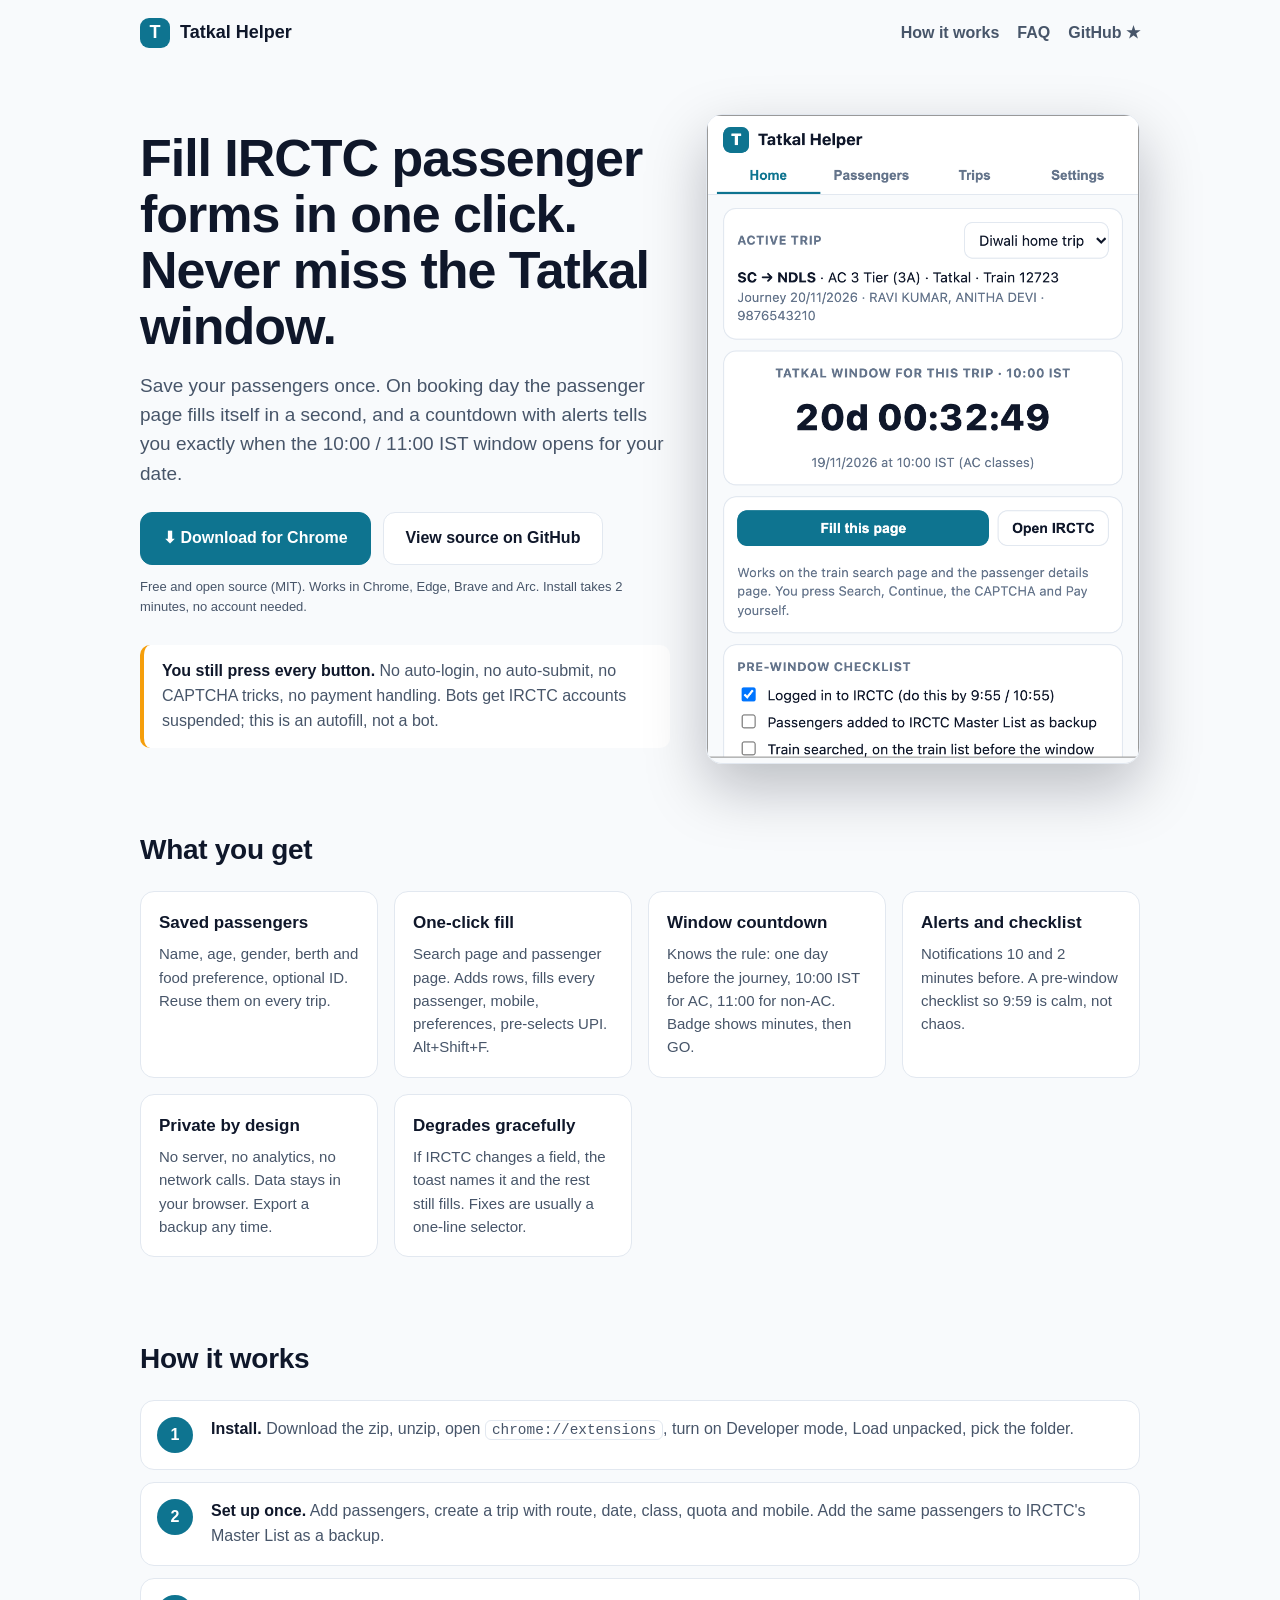
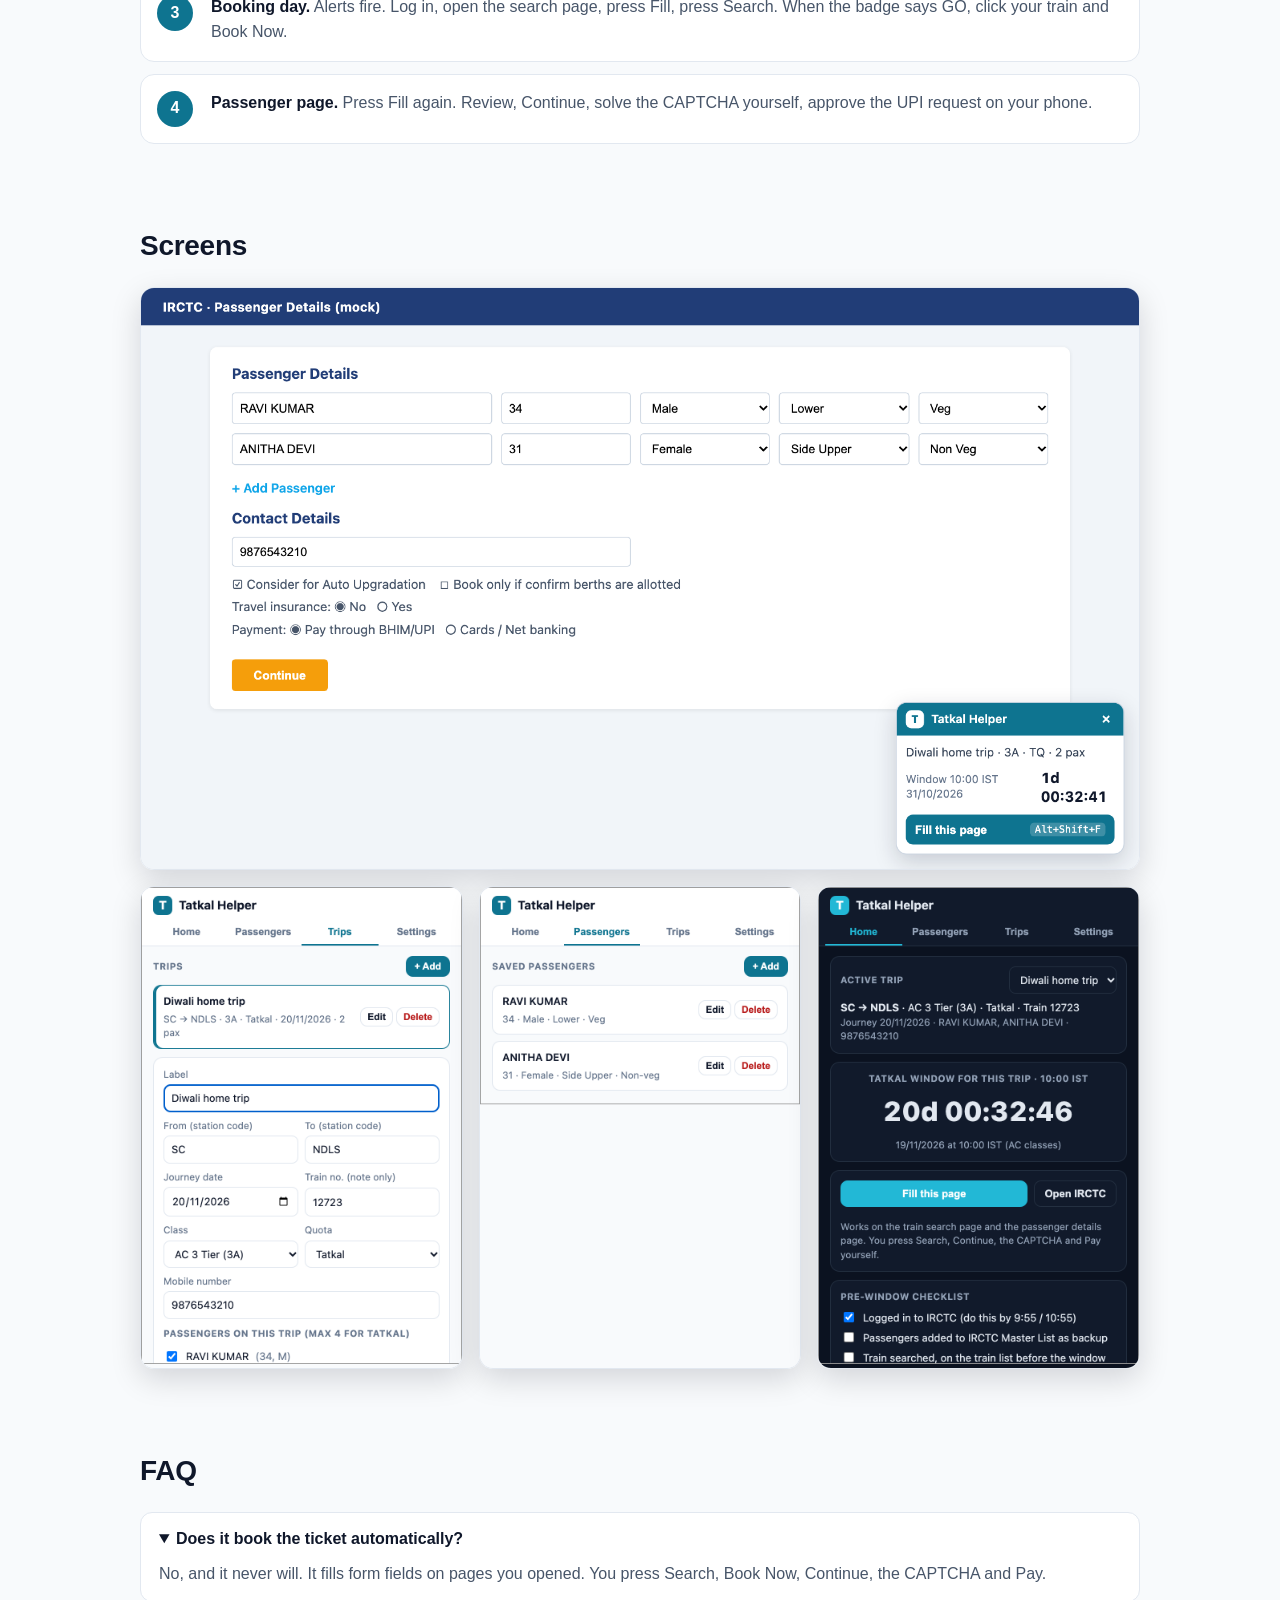
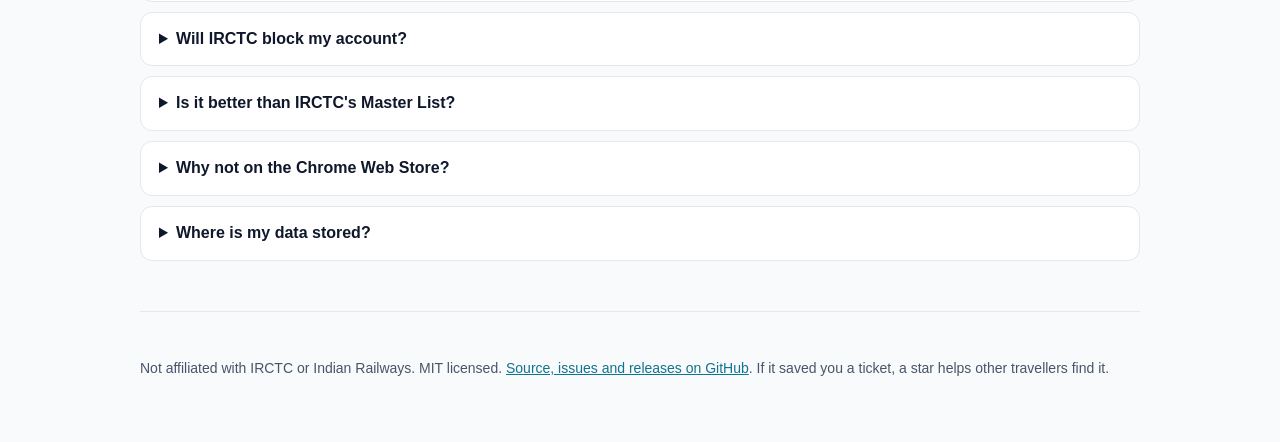
<file: docs/index.html>
<!doctype html>
<html lang="en">
<head>
<meta charset="utf-8">
<meta name="viewport" content="width=device-width, initial-scale=1">
<title>Tatkal Helper</title>
<meta name="description" content="Free, open-source Chrome extension that fills IRCTC passenger forms in one click and counts down to the Tatkal window. You still press every button.">
<meta property="og:title" content="Tatkal Helper – one-click IRCTC form fill + Tatkal countdown">
<meta property="og:description" content="Save passengers once, fill the IRCTC passenger page in a second, get alerts before the 10:00 / 11:00 IST window. No bots, you click.">
<meta property="og:image" content="https://chandrachaan.github.io/tatkal-helper/assets/social-preview.png">
<meta property="og:url" content="https://chandrachaan.github.io/tatkal-helper/">
<meta name="twitter:card" content="summary_large_image">
<link rel="icon" href="../icons/icon32.png">
<style>
  :root { --bg:#f8fafc; --card:#fff; --text:#0f172a; --muted:#475569; --line:#e2e8f0; --brand:#0e7490; --brand2:#155e75; --accent:#f59e0b; }
  @media (prefers-color-scheme: dark) { :root { --bg:#0b1220; --card:#111a2b; --text:#e2e8f0; --muted:#94a3b8; --line:#243041; --brand:#22b8d6; --brand2:#0e7490; } }
  * { box-sizing: border-box; }
  body { margin:0; background:var(--bg); color:var(--text); font: 16px/1.55 -apple-system, BlinkMacSystemFont, "Segoe UI", Roboto, sans-serif; }
  a { color: var(--brand); }
  .wrap { max-width: 1040px; margin: 0 auto; padding: 0 20px; }
  header { padding: 18px 0; display:flex; align-items:center; justify-content:space-between; gap: 12px; }
  .brand { display:flex; align-items:center; gap:10px; font-weight:800; font-size:18px; text-decoration:none; color:var(--text); }
  .logo { width:30px; height:30px; border-radius:9px; background:var(--brand); color:#fff; display:grid; place-items:center; font-weight:900; }
  nav a { margin-left: 18px; text-decoration:none; color:var(--muted); font-weight:600; }
  .hero { padding: 48px 0 24px; display:grid; grid-template-columns: 1.1fr .9fr; gap: 36px; align-items:center; }
  h1 { font-size: clamp(32px, 5vw, 52px); line-height:1.08; margin: 0 0 16px; letter-spacing:-.02em; }
  .lead { font-size: 19px; color: var(--muted); margin: 0 0 24px; }
  .cta { display:flex; flex-wrap:wrap; gap: 12px; align-items:center; }
  .btn { display:inline-block; padding: 13px 22px; border-radius: 12px; font-weight: 700; text-decoration:none; border:1px solid var(--line); color:var(--text); background:var(--card); }
  .btn.primary { background: var(--brand); border-color: var(--brand); color:#fff; } .btn.primary:hover { background: var(--brand2); }
  .note { font-size: 13px; color: var(--muted); width:100%; }
  .shot { width:100%; border-radius: 16px; box-shadow: 0 24px 60px rgba(2,6,23,.25); border:1px solid var(--line); }
  .pledge { margin: 28px 0 0; padding: 14px 18px; border-left: 4px solid var(--accent); background: var(--card); border-radius: 10px; color: var(--muted); }
  .pledge strong { color: var(--text); }
  section { padding: 40px 0; }
  h2 { font-size: 28px; margin: 0 0 20px; letter-spacing:-.01em; }
  .grid { display:grid; grid-template-columns: repeat(auto-fit, minmax(230px, 1fr)); gap: 16px; }
  .card { background: var(--card); border:1px solid var(--line); border-radius: 14px; padding: 18px; }
  .card h3 { margin: 0 0 6px; font-size: 17px; } .card p { margin:0; color: var(--muted); font-size: 15px; }
  .steps { counter-reset: s; display:grid; gap: 12px; }
  .step { display:grid; grid-template-columns: 40px 1fr; gap: 14px; align-items:start; background: var(--card); border:1px solid var(--line); border-radius: 14px; padding: 16px; }
  .step::before { counter-increment: s; content: counter(s); width: 36px; height: 36px; border-radius: 50%; background: var(--brand); color:#fff; display:grid; place-items:center; font-weight:800; }
  .step p { margin: 0; color: var(--muted); } .step strong { color: var(--text); }
  code { background: var(--card); border:1px solid var(--line); border-radius: 6px; padding: 1px 6px; font-size: 90%; }
  .shots { display:grid; grid-template-columns: repeat(auto-fit, minmax(260px, 1fr)); gap: 16px; }
  .shots img { width:100%; border-radius: 14px; border:1px solid var(--line); box-shadow: 0 10px 30px rgba(2,6,23,.15); }
  details { background: var(--card); border:1px solid var(--line); border-radius: 12px; padding: 14px 18px; margin-bottom: 10px; }
  summary { font-weight: 700; cursor: pointer; } details p { color: var(--muted); margin: 10px 0 0; }
  footer { padding: 32px 0 48px; color: var(--muted); font-size: 14px; border-top: 1px solid var(--line); }
  @media (max-width: 820px) { .hero { grid-template-columns: 1fr; } nav a:not(:last-child) { display:none; } }
</style>
</head>
<body>
<div class="wrap">
  <header>
    <a class="brand" href="#"><span class="logo">T</span>Tatkal Helper</a>
    <nav><a href="#how">How it works</a><a href="#faq">FAQ</a><a href="https://github.com/ChandraChaan/tatkal-helper">GitHub ★</a></nav>
  </header>

  <section class="hero">
    <div>
      <h1>Fill IRCTC passenger forms in one click. Never miss the Tatkal window.</h1>
      <p class="lead">Save your passengers once. On booking day the passenger page fills itself in a second, and a countdown with alerts tells you exactly when the 10:00 / 11:00 IST window opens for your date.</p>
      <div class="cta">
        <a class="btn primary" href="https://github.com/ChandraChaan/tatkal-helper/releases/latest">⬇ Download for Chrome</a>
        <a class="btn" href="https://github.com/ChandraChaan/tatkal-helper">View source on GitHub</a>
        <span class="note">Free and open source (MIT). Works in Chrome, Edge, Brave and Arc. Install takes 2 minutes, no account needed.</span>
      </div>
      <p class="pledge"><strong>You still press every button.</strong> No auto-login, no auto-submit, no CAPTCHA tricks, no payment handling. Bots get IRCTC accounts suspended; this is an autofill, not a bot.</p>
    </div>
    <img class="shot" src="assets/popup-home.png" alt="Tatkal Helper popup showing the active trip, a countdown to the Tatkal window and a checklist">
  </section>

  <section>
    <h2>What you get</h2>
    <div class="grid">
      <div class="card"><h3>Saved passengers</h3><p>Name, age, gender, berth and food preference, optional ID. Reuse them on every trip.</p></div>
      <div class="card"><h3>One-click fill</h3><p>Search page and passenger page. Adds rows, fills every passenger, mobile, preferences, pre-selects UPI. Alt+Shift+F.</p></div>
      <div class="card"><h3>Window countdown</h3><p>Knows the rule: one day before the journey, 10:00 IST for AC, 11:00 for non-AC. Badge shows minutes, then GO.</p></div>
      <div class="card"><h3>Alerts and checklist</h3><p>Notifications 10 and 2 minutes before. A pre-window checklist so 9:59 is calm, not chaos.</p></div>
      <div class="card"><h3>Private by design</h3><p>No server, no analytics, no network calls. Data stays in your browser. Export a backup any time.</p></div>
      <div class="card"><h3>Degrades gracefully</h3><p>If IRCTC changes a field, the toast names it and the rest still fills. Fixes are usually a one-line selector.</p></div>
    </div>
  </section>

  <section id="how">
    <h2>How it works</h2>
    <div class="steps">
      <div class="step"><p><strong>Install.</strong> Download the zip, unzip, open <code>chrome://extensions</code>, turn on Developer mode, Load unpacked, pick the folder.</p></div>
      <div class="step"><p><strong>Set up once.</strong> Add passengers, create a trip with route, date, class, quota and mobile. Add the same passengers to IRCTC's Master List as a backup.</p></div>
      <div class="step"><p><strong>Booking day.</strong> Alerts fire. Log in, open the search page, press Fill, press Search. When the badge says GO, click your train and Book Now.</p></div>
      <div class="step"><p><strong>Passenger page.</strong> Press Fill again. Review, Continue, solve the CAPTCHA yourself, approve the UPI request on your phone.</p></div>
    </div>
  </section>

  <section>
    <h2>Screens</h2>
    <div class="shots">
      <img src="assets/widget-on-page.png" alt="Floating Tatkal Helper panel over a passenger details page, showing countdown and Fill button" style="grid-column: 1 / -1">
      <img src="assets/popup-trip.png" alt="Trip editor">
      <img src="assets/popup-passengers.png" alt="Saved passengers">
      <img src="assets/popup-home-dark.png" alt="Home tab in dark mode">
    </div>
  </section>

  <section id="faq">
    <h2>FAQ</h2>
    <details open><summary>Does it book the ticket automatically?</summary><p>No, and it never will. It fills form fields on pages you opened. You press Search, Book Now, Continue, the CAPTCHA and Pay.</p></details>
    <details><summary>Will IRCTC block my account?</summary><p>IRCTC flags automated browsing such as Selenium or request bots. This extension does none of that; it behaves like a form autofill in your normal session. IRCTC's terms discourage all helper tools, so use your own judgement.</p></details>
    <details><summary>Is it better than IRCTC's Master List?</summary><p>Use both. Master List saves most typing. Tatkal Helper also fills the mobile number, preferences and payment option, fills the search page, and adds the countdown, alerts and checklist.</p></details>
    <details><summary>Why not on the Chrome Web Store?</summary><p>A listing needs review and may be rejected because of IRCTC's stance on helper tools. Load unpacked takes two minutes and needs no account.</p></details>
    <details><summary>Where is my data stored?</summary><p>In <code>chrome.storage.local</code> on your machine. Nothing is sent anywhere.</p></details>
  </section>

  <footer>
    <p>Not affiliated with IRCTC or Indian Railways. MIT licensed. <a href="https://github.com/ChandraChaan/tatkal-helper">Source, issues and releases on GitHub</a>. If it saved you a ticket, a star helps other travellers find it.</p>
  </footer>
</div>
</body>
</html>
</file>
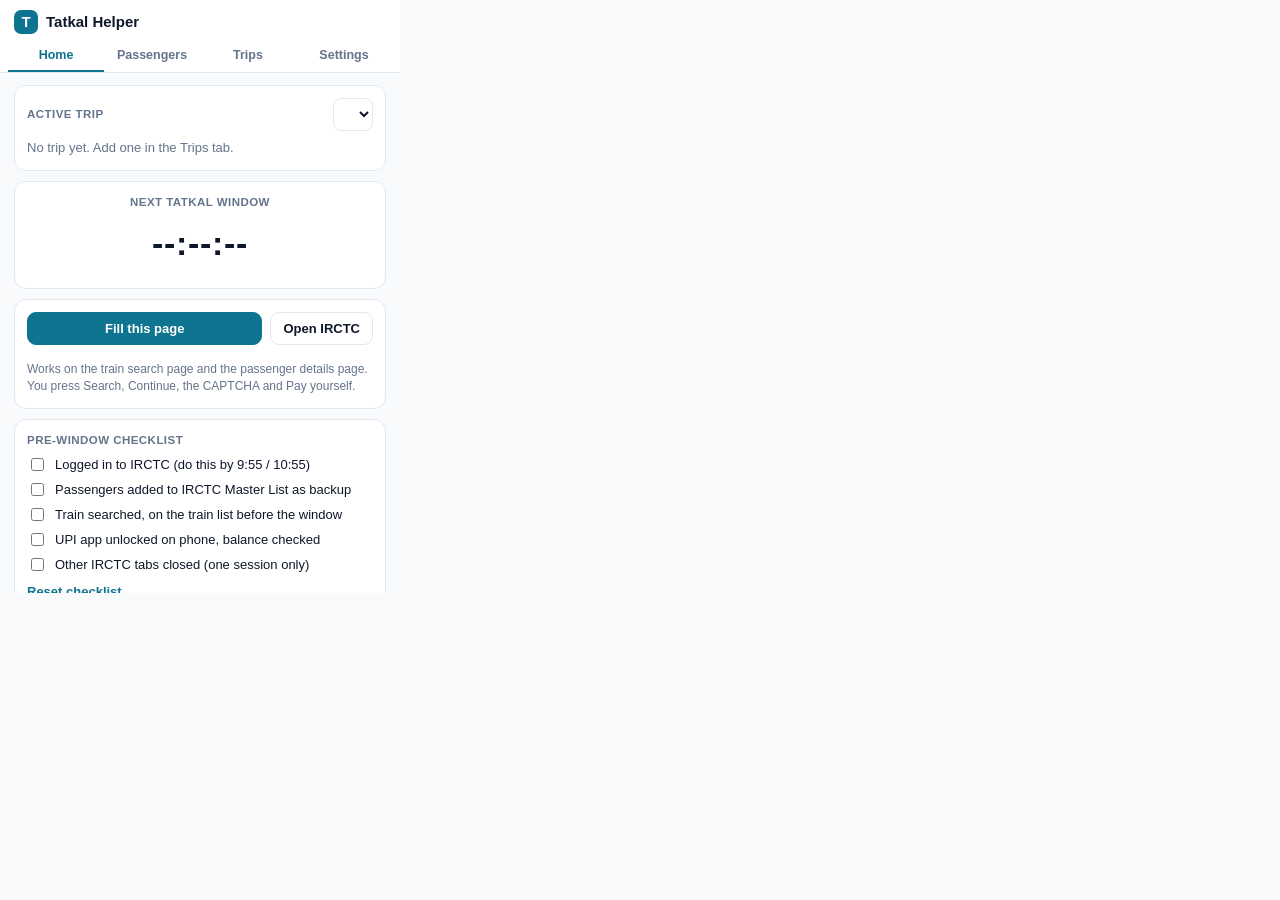
<file: popup/popup.html>
<!doctype html>
<html lang="en">
<head>
<meta charset="utf-8">
<title>Tatkal Helper</title>
<link rel="stylesheet" href="popup.css">
</head>
<body>
<header class="top">
  <div class="brand"><span class="logo">T</span><span>Tatkal Helper</span></div>
  <nav class="tabs" role="tablist">
    <button class="tab active" data-tab="home">Home</button>
    <button class="tab" data-tab="passengers">Passengers</button>
    <button class="tab" data-tab="trips">Trips</button>
    <button class="tab" data-tab="settings">Settings</button>
  </nav>
</header>

<main>
  <!-- HOME -->
  <section id="tab-home" class="panel active">
    <div class="card" id="home-trip-card">
      <div class="row between">
        <label class="lbl">Active trip</label>
        <select id="active-trip" class="sel"></select>
      </div>
      <div id="home-trip-summary" class="summary muted">No trip yet. Add one in the Trips tab.</div>
    </div>

    <div class="card countdown">
      <div class="lbl" id="cd-label">Next Tatkal window</div>
      <div class="cd-big" id="cd-value">--:--:--</div>
      <div class="muted small" id="cd-sub"></div>
    </div>

    <div class="card">
      <div class="row gap">
        <button id="btn-fill" class="btn primary grow">Fill this page</button>
        <button id="btn-open" class="btn">Open IRCTC</button>
      </div>
      <div id="fill-status" class="status"></div>
      <p class="muted small">Works on the train search page and the passenger details page. You press Search, Continue, the CAPTCHA and Pay yourself.</p>
    </div>

    <div class="card">
      <div class="lbl">Pre-window checklist</div>
      <ul class="checklist" id="checklist">
        <li><label><input type="checkbox" data-k="login"> Logged in to IRCTC (do this by 9:55 / 10:55)</label></li>
        <li><label><input type="checkbox" data-k="master"> Passengers added to IRCTC Master List as backup</label></li>
        <li><label><input type="checkbox" data-k="search"> Train searched, on the train list before the window</label></li>
        <li><label><input type="checkbox" data-k="upi"> UPI app unlocked on phone, balance checked</label></li>
        <li><label><input type="checkbox" data-k="quiet"> Other IRCTC tabs closed (one session only)</label></li>
      </ul>
      <button id="btn-reset-check" class="btn link">Reset checklist</button>
    </div>
  </section>

  <!-- PASSENGERS -->
  <section id="tab-passengers" class="panel">
    <div class="row between">
      <div class="lbl">Saved passengers</div>
      <button id="btn-add-passenger" class="btn primary small">+ Add</button>
    </div>
    <div id="passenger-list" class="list"></div>
    <form id="passenger-form" class="card form hidden">
      <input type="hidden" name="id">
      <div class="grid2">
        <label class="field span2">Full name (as on ID)<input name="name" required maxlength="16" placeholder="Max 16 characters"></label>
        <label class="field">Age<input name="age" type="number" min="0" max="125" required></label>
        <label class="field">Gender<select name="gender"><option value="M">Male</option><option value="F">Female</option><option value="T">Transgender</option></select></label>
        <label class="field">Berth preference<select name="berth" id="berth-opts"></select></label>
        <label class="field">Food<select name="food" id="food-opts"></select></label>
        <label class="field">ID type (optional)<select name="idType" id="id-opts"></select></label>
        <label class="field">ID number<input name="idNumber" placeholder="Only if asked"></label>
      </div>
      <div class="row gap end">
        <button type="button" class="btn" id="btn-cancel-passenger">Cancel</button>
        <button type="submit" class="btn primary">Save passenger</button>
      </div>
    </form>
  </section>

  <!-- TRIPS -->
  <section id="tab-trips" class="panel">
    <div class="row between">
      <div class="lbl">Trips</div>
      <button id="btn-add-trip" class="btn primary small">+ Add</button>
    </div>
    <div id="trip-list" class="list"></div>
    <form id="trip-form" class="card form hidden">
      <input type="hidden" name="id">
      <div class="grid2">
        <label class="field span2">Label<input name="label" placeholder="e.g. Diwali home trip"></label>
        <label class="field">From (station code)<input name="from" placeholder="SC" required style="text-transform:uppercase"></label>
        <label class="field">To (station code)<input name="to" placeholder="NDLS" required style="text-transform:uppercase"></label>
        <label class="field">Journey date<input name="date" type="date"></label>
        <label class="field">Train no. (note only)<input name="train" placeholder="12723"></label>
        <label class="field">Class<select name="cls" id="class-opts"></select></label>
        <label class="field">Quota<select name="quota" id="quota-opts"></select></label>
        <label class="field span2">Mobile number<input name="mobile" inputmode="numeric" pattern="[0-9]{10}" placeholder="10 digits"></label>
      </div>
      <div class="lbl">Passengers on this trip (max 4 for Tatkal)</div>
      <div id="trip-passenger-picker" class="picker"></div>
      <div class="lbl">Booking preferences</div>
      <div class="prefs">
        <label><input type="checkbox" name="autoUpgrade"> Consider for auto upgradation</label>
        <label><input type="checkbox" name="confirmOnly"> Book only if confirm berths are allotted</label>
        <label>Travel insurance
          <select name="insurance"><option value="no">No</option><option value="yes">Yes</option><option value="">Leave as is</option></select></label>
        <label>Payment option to pre-select
          <select name="payment"><option value="upi">BHIM / UPI</option><option value="card">Cards / Net banking</option><option value="">Leave as is</option></select></label>
      </div>
      <div class="row gap end">
        <button type="button" class="btn" id="btn-cancel-trip">Cancel</button>
        <button type="submit" class="btn primary">Save trip</button>
      </div>
    </form>
  </section>

  <!-- SETTINGS -->
  <section id="tab-settings" class="panel">
    <div class="card">
      <label class="toggle"><input type="checkbox" id="set-alerts"> Notify me before the Tatkal window</label>
      <label class="field">Alert minutes before (comma separated)<input id="set-alert-minutes" placeholder="10, 2"></label>
      <label class="toggle"><input type="checkbox" id="set-widget"> Show floating panel on IRCTC pages</label>
      <label class="toggle"><input type="checkbox" id="set-payment"> Pre-select payment option on passenger page</label>
      <div id="settings-status" class="status"></div>
    </div>
    <div class="card">
      <div class="lbl">Backup</div>
      <div class="row gap">
        <button id="btn-export" class="btn">Export JSON</button>
        <button id="btn-import" class="btn">Import JSON</button>
        <input type="file" id="import-file" accept="application/json" hidden>
      </div>
      <p class="muted small">Data lives only in this browser. Export before reinstalling.</p>
    </div>
    <div class="card muted small">
      <p><strong>How it works.</strong> This extension only fills form fields on pages you already opened in your own logged-in session. It never logs in, never solves CAPTCHAs, never submits forms and never touches payment details. Keep it that way: IRCTC blocks accounts that use automated booking.</p>
      <p>Tatkal opens at 10:00 IST (AC) and 11:00 IST (non-AC), one day before the journey date.</p>
    </div>
  </section>
</main>

<script src="../shared/tatkal.js"></script>
<script src="popup.js"></script>
</body>
</html>
</file>
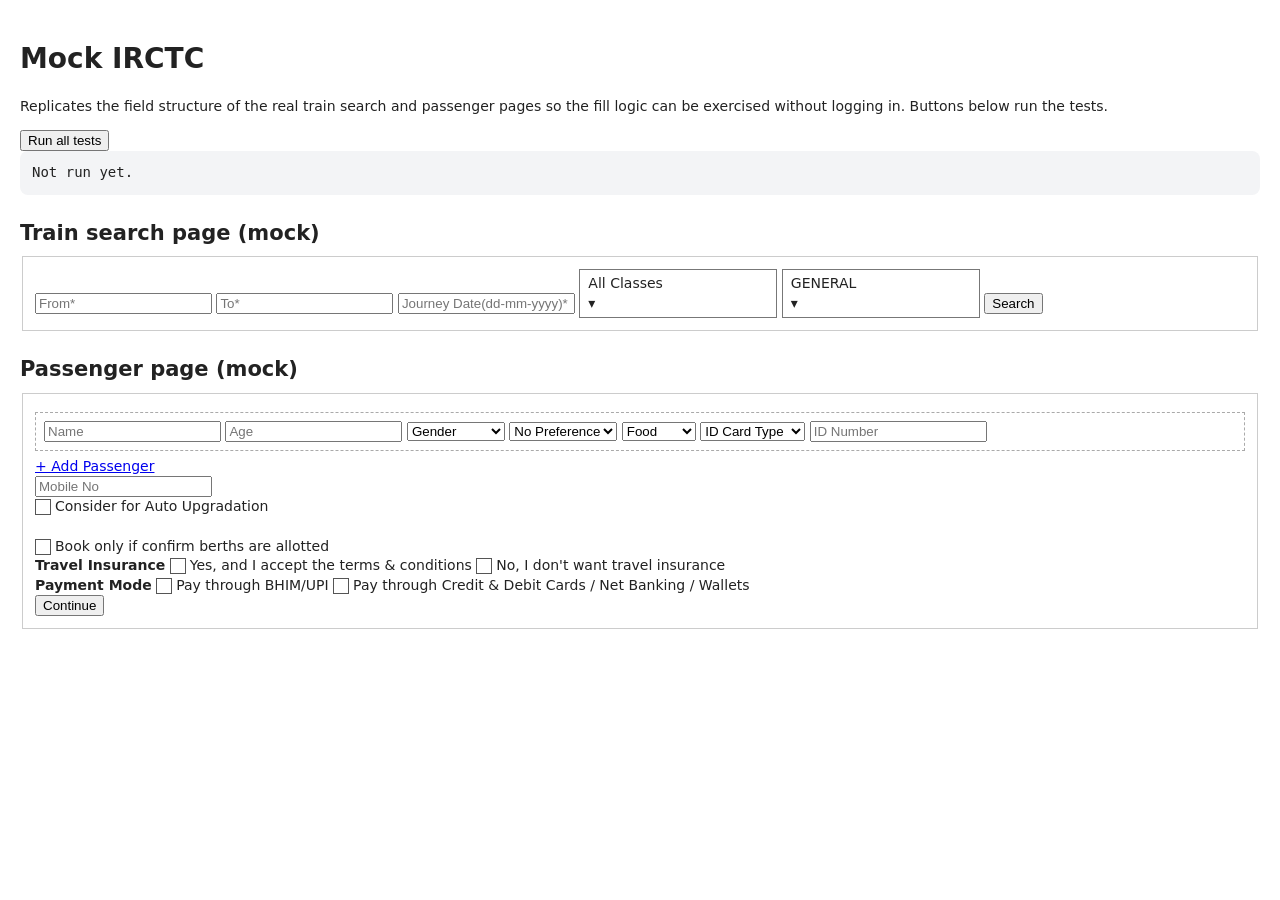
<file: test/mock-irctc.html>
<!doctype html>
<html lang="en">
<head>
<meta charset="utf-8">
<title>Mock IRCTC pages for Tatkal Helper tests</title>
<style>
  body { font: 14px/1.4 system-ui, sans-serif; margin: 0; padding: 20px; color: #222; }
  h2 { margin: 24px 0 8px; } fieldset { border: 1px solid #ccc; padding: 12px; margin-bottom: 16px; }
  app-passenger { display: block; border: 1px dashed #aaa; padding: 8px; margin: 6px 0; }
  .ui-autocomplete-panel, .ui-dropdown-panel { position: absolute; background: #fff; border: 1px solid #999; display: none; z-index: 9; }
  .ui-autocomplete-panel.show, .ui-dropdown-panel.show { display: block; }
  .ui-autocomplete-panel li, .ui-dropdown-panel li { list-style: none; padding: 4px 8px; cursor: pointer; }
  .ui-chkbox-box, .ui-radiobutton-box { display: inline-block; width: 14px; height: 14px; border: 1px solid #555; vertical-align: middle; margin-right: 4px; }
  .ui-chkbox-box.ui-state-active, .ui-radiobutton-box.ui-state-active { background: #0e7490; }
  .ui-dropdown { display: inline-block; border: 1px solid #777; padding: 4px 8px; min-width: 180px; cursor: pointer; position: relative; }
  #results { white-space: pre-wrap; font-family: ui-monospace, monospace; background: #f3f4f6; padding: 12px; border-radius: 8px; }
  .pass { color: #15803d; } .fail { color: #b91c1c; font-weight: bold; }
</style>
</head>
<body>
<h1>Mock IRCTC</h1>
<p>Replicates the field structure of the real train search and passenger pages so the fill logic can be exercised without logging in. Buttons below run the tests.</p>
<button id="run">Run all tests</button>
<div id="results">Not run yet.</div>

<h2>Train search page (mock)</h2>
<fieldset id="search-page">
  <p-autocomplete id="origin" formcontrolname="origin">
    <input type="text" class="ui-autocomplete-input" placeholder="From*" autocomplete="off">
    <div class="ui-autocomplete-panel"><ul></ul></div>
  </p-autocomplete>
  <p-autocomplete id="destination" formcontrolname="destination">
    <input type="text" class="ui-autocomplete-input" placeholder="To*" autocomplete="off">
    <div class="ui-autocomplete-panel"><ul></ul></div>
  </p-autocomplete>
  <p-calendar id="jDate"><input type="text" placeholder="Journey Date(dd-mm-yyyy)*"></p-calendar>
  <p-dropdown id="journeyClass" formcontrolname="journeyClass">
    <div class="ui-dropdown"><span class="ui-dropdown-label">All Classes</span><div class="ui-dropdown-trigger">▾</div>
      <div class="ui-dropdown-panel"><ul>
        <li>All Classes</li><li>Anubhuti Class (EA)</li><li>AC First Class (1A)</li><li>Exec. Chair Car (EC)</li><li>AC 2 Tier (2A)</li><li>First Class (FC)</li><li>AC 3 Tier (3A)</li><li>AC 3 Economy (3E)</li><li>AC Chair car (CC)</li><li>Sleeper (SL)</li><li>Second Sitting (2S)</li>
      </ul></div></div>
  </p-dropdown>
  <p-dropdown id="journeyQuota" formcontrolname="journeyQuota">
    <div class="ui-dropdown"><span class="ui-dropdown-label">GENERAL</span><div class="ui-dropdown-trigger">▾</div>
      <div class="ui-dropdown-panel"><ul><li>GENERAL</li><li>LADIES</li><li>LOWER BERTH/SR.CITIZEN</li><li>PERSON WITH DISABILITY</li><li>DUTY PASS</li><li>TATKAL</li><li>PREMIUM TATKAL</li></ul></div></div>
  </p-dropdown>
  <button type="button">Search</button>
</fieldset>

<h2>Passenger page (mock)</h2>
<fieldset id="passenger-page">
  <div id="rows">
    <app-passenger>
      <p-autocomplete formcontrolname="passengerName"><input type="text" class="ui-autocomplete-input" placeholder="Name"></p-autocomplete>
      <input type="text" formcontrolname="passengerAge" placeholder="Age">
      <select formcontrolname="passengerGender"><option value="">Gender</option><option value="M">Male</option><option value="F">Female</option><option value="T">Transgender</option></select>
      <select formcontrolname="passengerBerthChoice"><option value="">No Preference</option><option value="LB">Lower</option><option value="MB">Middle</option><option value="UB">Upper</option><option value="SL">Side Lower</option><option value="SU">Side Upper</option></select>
      <select formcontrolname="passengerFoodChoice"><option value="">Food</option><option value="V">Veg</option><option value="N">Non Veg</option><option value="J">Jain</option><option value="D">No Food</option></select>
      <select formcontrolname="passengerCardType"><option value="">ID Card Type</option><option value="AADHAAR">Aadhaar Card</option><option value="PAN">PAN Card</option></select>
      <input type="text" formcontrolname="passengerCardNumber" placeholder="ID Number">
    </app-passenger>
  </div>
  <a href="javascript:void(0)" id="add-psgn">+ Add Passenger</a>
  <div>
    <input type="text" id="mobileNumber" formcontrolname="mobileNumber" placeholder="Mobile No">
  </div>
  <div>
    <p-checkbox formcontrolname="autoUpgradationSelected"><div class="ui-chkbox"><div class="ui-chkbox-box"></div><label>Consider for Auto Upgradation</label></div></p-checkbox><br>
    <p-checkbox formcontrolname="confirmberths"><div class="ui-chkbox"><div class="ui-chkbox-box"></div><label>Book only if confirm berths are allotted</label></div></p-checkbox>
  </div>
  <div id="insurance">
    <strong>Travel Insurance</strong>
    <p-radiobutton name="ins"><div class="ui-radiobutton-box"></div><label>Yes, and I accept the terms &amp; conditions</label></p-radiobutton>
    <p-radiobutton name="ins"><div class="ui-radiobutton-box"></div><label>No, I don't want travel insurance</label></p-radiobutton>
  </div>
  <div id="payment">
    <strong>Payment Mode</strong>
    <p-radiobutton name="pay"><div class="ui-radiobutton-box"></div><label>Pay through BHIM/UPI</label></p-radiobutton>
    <p-radiobutton name="pay"><div class="ui-radiobutton-box"></div><label>Pay through Credit & Debit Cards / Net Banking / Wallets</label></p-radiobutton>
  </div>
  <button type="button">Continue</button>
</fieldset>

<script>
/* Minimal behaviour mimicking PrimeNG/Angular so the fill code is exercised honestly. */
(function () {
  const STATIONS = { SC: 'SECUNDERABAD JN - SC', NDLS: 'NEW DELHI - NDLS', MAS: 'MGR CHENNAI CTL - MAS', HYB: 'HYDERABAD DECAN - HYB' };
  document.querySelectorAll('p-autocomplete[id]').forEach((ac) => {
    const input = ac.querySelector('input'), panel = ac.querySelector('.ui-autocomplete-panel'), ul = panel.querySelector('ul');
    input.addEventListener('input', () => {
      const v = input.value.trim().toUpperCase();
      ul.innerHTML = Object.keys(STATIONS).filter((k) => k.startsWith(v) || STATIONS[k].includes(v)).map((k) => `<li data-code="${k}">${STATIONS[k]}</li>`).join('');
      panel.classList.toggle('show', !!(v && ul.children.length));
    });
    ul.addEventListener('click', (e) => { const li = e.target.closest('li'); if (!li) return; input.value = STATIONS[li.dataset.code]; ac.dataset.selected = li.dataset.code; panel.classList.remove('show'); });
  });
  document.querySelectorAll('p-dropdown').forEach((dd) => {
    const host = dd.querySelector('.ui-dropdown'), panel = dd.querySelector('.ui-dropdown-panel'), label = dd.querySelector('.ui-dropdown-label');
    host.addEventListener('click', (e) => { if (e.target.closest('li')) return; panel.classList.toggle('show'); });
    panel.addEventListener('click', (e) => { const li = e.target.closest('li'); if (!li) return; label.textContent = li.textContent; dd.dataset.selected = li.textContent; panel.classList.remove('show'); e.stopPropagation(); });
  });
  document.querySelectorAll('.ui-chkbox-box').forEach((b) => b.addEventListener('click', () => b.classList.toggle('ui-state-active')));
  document.querySelectorAll('p-radiobutton').forEach((r) => {
    const box = r.querySelector('.ui-radiobutton-box'), lab = r.querySelector('label');
    const sel = () => { document.querySelectorAll(`p-radiobutton[name="${r.getAttribute('name')}"] .ui-radiobutton-box`).forEach((x) => x.classList.remove('ui-state-active')); box.classList.add('ui-state-active'); };
    box.addEventListener('click', sel); lab.addEventListener('click', sel);
  });
  // Angular-style model tracking: record last value seen through an 'input' event (not direct .value assignment)
  document.addEventListener('input', (e) => { if (e.target.matches('input')) e.target.dataset.model = e.target.value; }, true);
  document.addEventListener('change', (e) => { if (e.target.matches('select')) e.target.dataset.model = e.target.value; }, true);
  const tmpl = document.querySelector('app-passenger').cloneNode(true);
  document.getElementById('add-psgn').addEventListener('click', () => {
    const rows = document.getElementById('rows');
    if (rows.children.length >= 4) return; // Tatkal limit
    rows.appendChild(tmpl.cloneNode(true));
  });
})();
</script>
<script src="../shared/tatkal.js"></script>
<script src="../content/fill-core.js"></script>
<script>
(async function () {
  const out = document.getElementById('results');
  const lines = []; let fails = 0;
  const ok = (cond, msg) => { lines.push((cond ? 'PASS  ' : 'FAIL  ') + msg); if (!cond) fails++; };
  const q = (s, sc) => (sc || document).querySelector(s);

  async function run() {
    lines.length = 0; fails = 0;
    const F = window.TatkalFill, S = window.TatkalShared;
    const trip = { from: 'SC', to: 'NDLS', date: '2026-11-20', cls: '3A', quota: 'TQ', mobile: '9876543210', autoUpgrade: true, confirmOnly: false, insurance: 'no', payment: 'upi', passengerIds: [] };
    const passengers = [
      { name: 'RAVI KUMAR', age: '34', gender: 'M', berth: 'LB', food: 'V', idType: 'AADHAAR', idNumber: '123456789012' },
      { name: 'ANITHA DEVI', age: '31', gender: 'F', berth: 'SU', food: 'N', idType: '', idNumber: '' },
      { name: 'ARJUN', age: '6', gender: 'M', berth: '', food: 'J', idType: '', idNumber: '' }
    ];

    // --- search page ---
    const sr = await F.fillSearchPage(trip);
    ok(sr.ok, 'search: fill returned ok');
    ok(q('#origin').dataset.selected === 'SC', 'search: origin picked from suggestion list (SC)');
    ok(q('#destination').dataset.selected === 'NDLS', 'search: destination picked from suggestion list (NDLS)');
    ok(q('#jDate input').dataset.model === '20/11/2026', 'search: date typed as dd/mm/yyyy through input event');
    ok(q('#journeyClass').dataset.selected === 'AC 3 Tier (3A)', 'search: class dropdown set to AC 3 Tier (3A)');
    ok(q('#journeyQuota').dataset.selected === 'TATKAL', 'search: quota dropdown set to TATKAL');
    ok(sr.warnings.length === 0, 'search: no warnings (' + sr.warnings.join('; ') + ')');

    // --- passenger page ---
    const pr = await F.fillPassengerPage(trip, passengers, { fillPayment: true });
    ok(pr.ok, 'passenger: fill returned ok');
    const rows = Array.from(document.querySelectorAll('app-passenger'));
    ok(rows.length === 3, 'passenger: 3 rows exist after "+ Add Passenger" clicks (got ' + rows.length + ')');
    passengers.forEach((p, i) => {
      const r = rows[i]; if (!r) return;
      ok(q('p-autocomplete input', r).dataset.model === p.name, `passenger ${i + 1}: name via input event = ${p.name}`);
      ok(q('[formcontrolname="passengerAge"]', r).dataset.model === p.age, `passenger ${i + 1}: age = ${p.age}`);
      ok(q('[formcontrolname="passengerGender"]', r).dataset.model === p.gender, `passenger ${i + 1}: gender = ${p.gender}`);
      ok(q('[formcontrolname="passengerBerthChoice"]', r).value === p.berth, `passenger ${i + 1}: berth = "${p.berth}"`);
      ok(q('[formcontrolname="passengerFoodChoice"]', r).dataset.model === p.food, `passenger ${i + 1}: food = ${p.food}`);
    });
    ok(q('[formcontrolname="passengerCardType"]', rows[0]).value === 'AADHAAR' && q('[formcontrolname="passengerCardNumber"]', rows[0]).dataset.model === '123456789012', 'passenger 1: ID type and number filled');
    ok(q('#mobileNumber').dataset.model === '9876543210', 'contact: mobile number filled');
    ok(q('p-checkbox[formcontrolname="autoUpgradationSelected"] .ui-chkbox-box').classList.contains('ui-state-active'), 'prefs: auto upgradation ticked');
    ok(!q('p-checkbox[formcontrolname="confirmberths"] .ui-chkbox-box').classList.contains('ui-state-active'), 'prefs: confirm-only left unticked');
    ok(q('#insurance p-radiobutton:nth-of-type(2) .ui-radiobutton-box').classList.contains('ui-state-active'), 'prefs: insurance = No selected');
    ok(q('#payment p-radiobutton:nth-of-type(1) .ui-radiobutton-box').classList.contains('ui-state-active'), 'prefs: BHIM/UPI pre-selected');
    ok(pr.filled.length === 3, 'passenger: reported 3 filled');
    ok(pr.warnings.length === 0, 'passenger: no warnings (' + pr.warnings.join('; ') + ')');

    // idempotent re-run: should not add rows or flip checkboxes
    const pr2 = await F.fillPassengerPage(trip, passengers, { fillPayment: true });
    ok(document.querySelectorAll('app-passenger').length === 3, 'passenger: second run does not add rows');
    ok(q('p-checkbox[formcontrolname="autoUpgradationSelected"] .ui-chkbox-box').classList.contains('ui-state-active'), 'passenger: second run keeps auto upgrade ticked');
    ok(pr2.ok && pr2.warnings.length === 0, 'passenger: second run clean');

    // --- time helpers ---
    const w = S.nextWindow({ cls: '3A', quota: 'TQ', date: '2026-11-20' }, Date.UTC(2026, 10, 1));
    ok(w.kind === 'journey' && w.bookingDate === '19/11/2026' && w.hour === 10, 'time: AC Tatkal window = 19/11/2026 10:00 IST (' + JSON.stringify(w) + ')');
    const ist = new Date(w.at).toLocaleString('en-GB', { timeZone: 'Asia/Kolkata', hour12: false });
    ok(/19\/11\/2026, 10:00:00/.test(ist), 'time: window epoch renders as 10:00:00 IST (' + ist + ')');
    const w2 = S.nextWindow({ cls: 'SL', quota: 'TQ', date: '2026-11-20' }, Date.UTC(2026, 10, 1));
    ok(w2.hour === 11, 'time: non-AC window hour = 11');
    const w3 = S.nextWindow({ cls: 'SL', quota: 'TQ', date: '2026-01-02' }, Date.UTC(2026, 10, 1));
    ok(w3.kind === 'passed', 'time: past journey reports passed');
    const w4 = S.nextWindow({ cls: '3A', quota: 'GN', date: '2026-11-20' }, Date.UTC(2026, 10, 1));
    ok(w4.kind === 'general', 'time: general quota has no window');
    const w5 = S.nextWindow({ cls: '3A', quota: 'TQ' }, Date.UTC(2026, 10, 1, 3, 0)); // 08:30 IST
    ok(w5.kind === 'next' && /01\/11\/2026, 10:00:00/.test(new Date(w5.at).toLocaleString('en-GB', { timeZone: 'Asia/Kolkata', hour12: false })), 'time: no date -> next 10:00 IST today');
    const w6 = S.nextWindow({ cls: '3A', quota: 'TQ' }, Date.UTC(2026, 10, 1, 6, 0)); // 11:30 IST
    ok(/02\/11\/2026, 10:00:00/.test(new Date(w6.at).toLocaleString('en-GB', { timeZone: 'Asia/Kolkata', hour12: false })), 'time: after window -> tomorrow 10:00 IST');
    ok(S.fmtCountdown(3723000) === '01:02:03' && S.fmtCountdown(90000000) === '1d 01:00:00', 'time: countdown formatting');

    out.innerHTML = lines.map((l) => `<div class="${l.startsWith('PASS') ? 'pass' : 'fail'}">${l.replace(/</g, '&lt;')}</div>`).join('') + `<hr><strong>${fails === 0 ? 'ALL PASSED' : fails + ' FAILED'}</strong> (${lines.length} checks)`;
    window.__tatkalTestResult = { fails, total: lines.length, lines };
  }
  document.getElementById('run').addEventListener('click', run);
  if (location.hash === '#auto') run();
})();
</script>
</body>
</html>
</file>
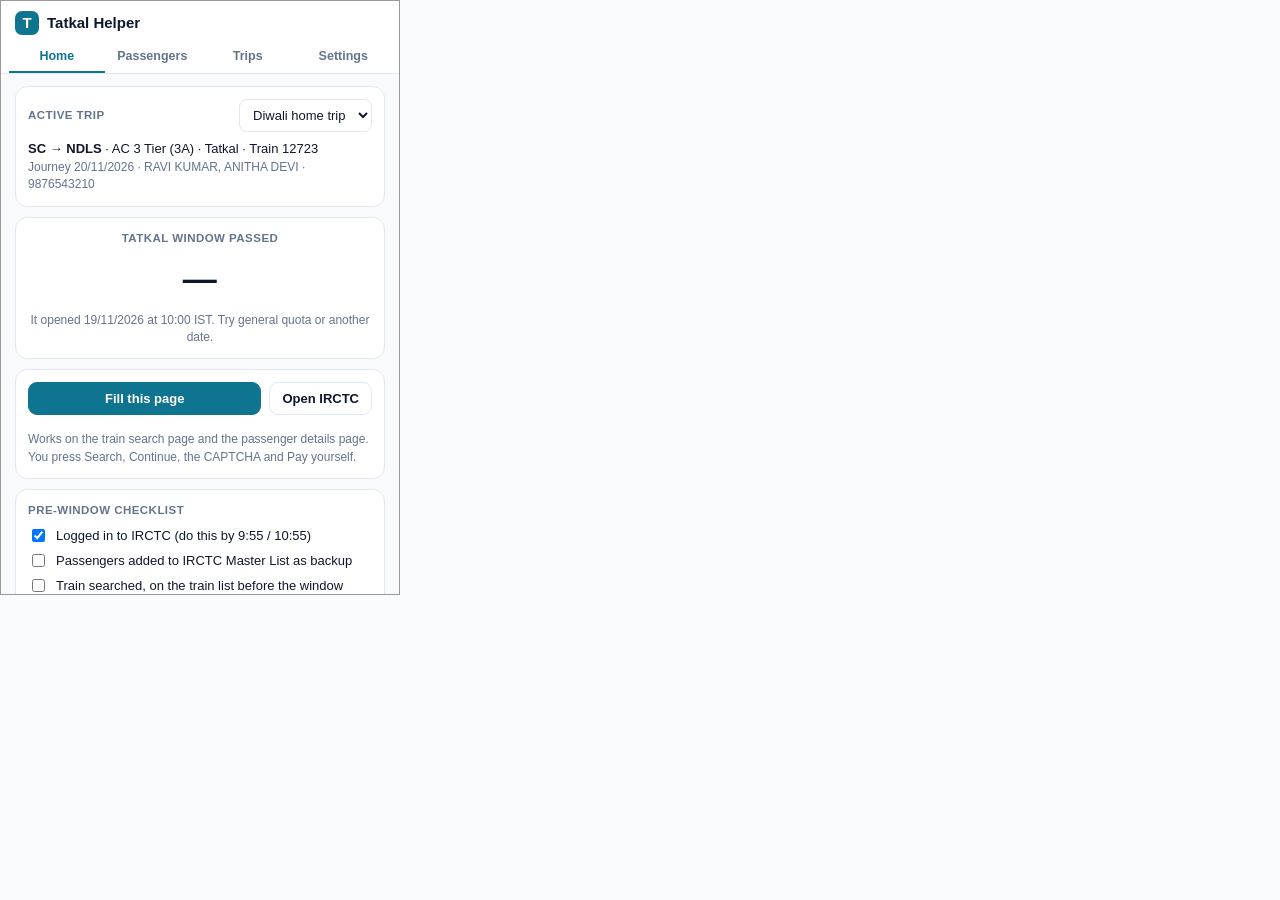
<file: test/popup-preview.html>
<!doctype html>
<html lang="en"><head><meta charset="utf-8"><title>Popup preview (fake chrome API)</title>
<link rel="stylesheet" href="../popup/popup.css">
<style>html,body{margin:0}body{border:1px solid #999}</style>
</head>
<body>
<script>
/* Stand-in for chrome.* so popup.js can be previewed outside the extension. Seeded with sample data. */
(function(){
  const store = {
    passengers: [
      { id: 'p1', name: 'RAVI KUMAR', age: '34', gender: 'M', berth: 'LB', food: 'V', idType: '', idNumber: '' },
      { id: 'p2', name: 'ANITHA DEVI', age: '31', gender: 'F', berth: 'SU', food: 'N', idType: '', idNumber: '' }
    ],
    trips: [{ id: 't1', label: 'Diwali home trip', from: 'SC', to: 'NDLS', date: '2026-11-20', train: '12723', cls: '3A', quota: 'TQ', mobile: '9876543210', passengerIds: ['p1','p2'], autoUpgrade: true, confirmOnly: false, insurance: 'no', payment: 'upi' }],
    activeTripId: 't1', settings: { alerts: true, alertMinutes: [10, 2], showWidget: true, fillPayment: true }, checklist: { login: true }
  };
  window.chrome = {
    storage: { local: { get: async (k) => k === null ? { ...store } : Object.fromEntries((Array.isArray(k) ? k : [k]).map((x) => [x, store[x]])), set: async (o) => Object.assign(store, o) } },
    tabs: { query: async () => [{ id: 1, url: 'https://www.irctc.co.in/nget/booking/psgninput' }], sendMessage: async () => ({ ok: true, filled: ['RAVI KUMAR', 'ANITHA DEVI'], warnings: [] }), create: () => {} },
    notifications: { getPermissionLevel: (cb) => cb('granted') }
  };
})();
</script>
<div id="mount"></div>
<script>
fetch('../popup/popup.html').then(r => r.text()).then(html => {
  const doc = new DOMParser().parseFromString(html, 'text/html');
  document.getElementById('mount').replaceWith(...Array.from(doc.body.children).filter(n => n.tagName !== 'SCRIPT'));
  const s1 = document.createElement('script'); s1.src = '../shared/tatkal.js';
  s1.onload = () => { const s2 = document.createElement('script'); s2.src = '../popup/popup.js'; document.body.appendChild(s2); };
  document.body.appendChild(s1);
});
</script>
</body></html>
</file>
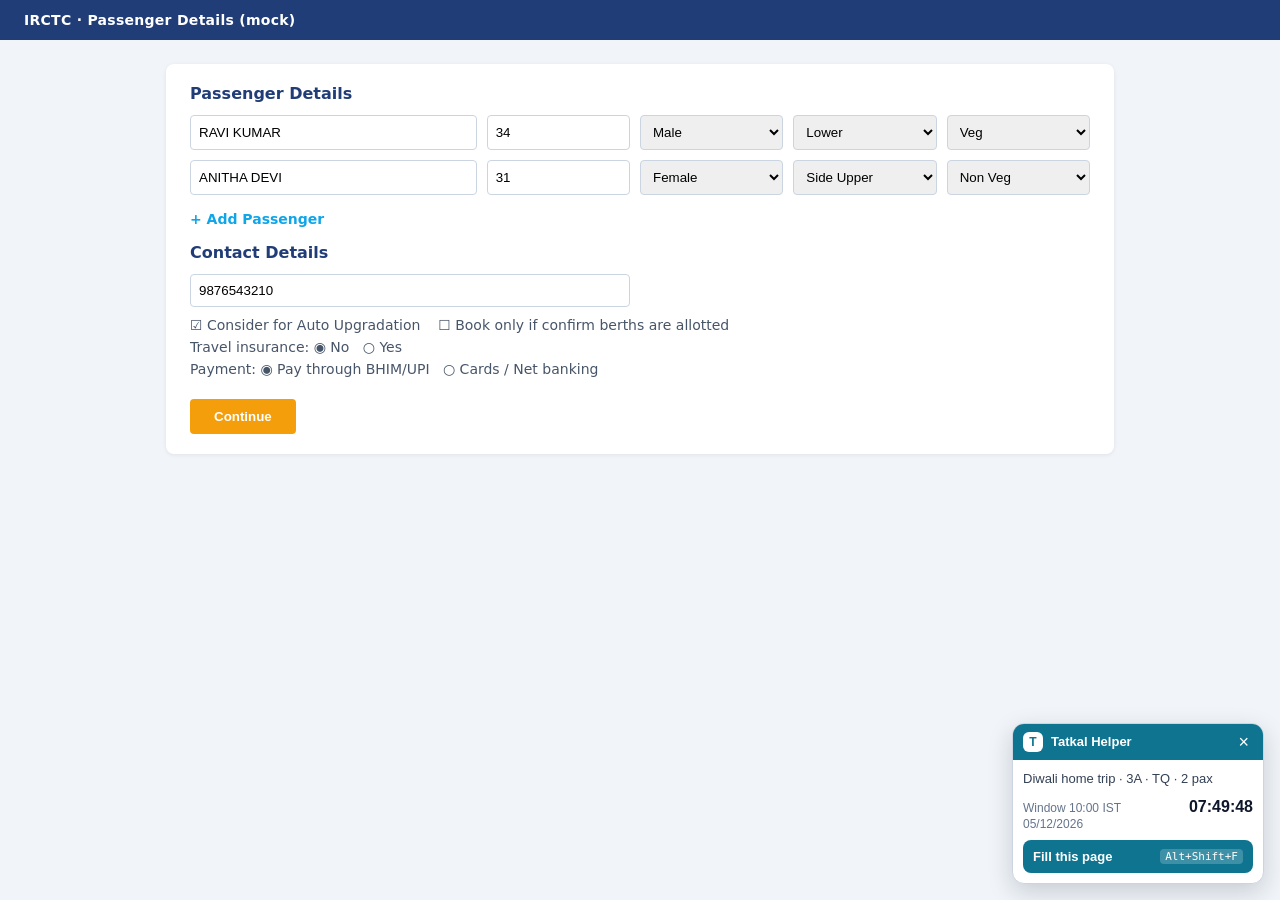
<file: test/widget-preview.html>
<!doctype html>
<html lang="en"><head><meta charset="utf-8"><title>Widget preview (fake chrome API)</title>
<link rel="stylesheet" href="../content/content.css">
<style>
  body { margin: 0; font: 14px system-ui, sans-serif; background: #f1f5f9; color: #1e293b; }
  .bar { background: #213d77; color: #fff; padding: 12px 24px; font-weight: 700; letter-spacing: .02em; }
  .page { max-width: 900px; margin: 24px auto; background: #fff; border-radius: 8px; padding: 20px 24px; box-shadow: 0 1px 4px rgba(0,0,0,.08); }
  h3 { margin: 0 0 12px; color: #213d77; font-size: 16px; }
  .row { display: grid; grid-template-columns: 2fr 1fr 1fr 1fr 1fr; gap: 10px; margin-bottom: 10px; }
  .row input, .row select { padding: 8px; border: 1px solid #cbd5e1; border-radius: 4px; width: 100%; box-sizing: border-box; }
  .link { color: #0ea5e9; font-weight: 600; margin: 6px 0 16px; display: inline-block; }
  .pref { color: #475569; margin: 6px 0; }
  .btn { background: #f59e0b; color: #fff; border: 0; padding: 10px 24px; border-radius: 4px; font-weight: 700; }
</style></head>
<body>
<div class="bar">IRCTC · Passenger Details (mock)</div>
<div class="page">
  <h3>Passenger Details</h3>
  <div class="row"><input value="RAVI KUMAR"><input value="34"><select><option>Male</option></select><select><option>Lower</option></select><select><option>Veg</option></select></div>
  <div class="row"><input value="ANITHA DEVI"><input value="31"><select><option>Female</option></select><select><option>Side Upper</option></select><select><option>Non Veg</option></select></div>
  <span class="link">+ Add Passenger</span>
  <h3>Contact Details</h3>
  <div class="row"><input value="9876543210" style="grid-column: span 2"></div>
  <div class="pref">☑ Consider for Auto Upgradation &nbsp;&nbsp; ☐ Book only if confirm berths are allotted</div>
  <div class="pref">Travel insurance: ◉ No &nbsp; ○ Yes</div>
  <div class="pref">Payment: ◉ Pay through BHIM/UPI &nbsp; ○ Cards / Net banking</div>
  <br><button class="btn">Continue</button>
</div>
<script>
  window.chrome = {
    storage: { local: { get: async () => ({ passengers: [{id:'p1',name:'RAVI KUMAR'},{id:'p2',name:'ANITHA DEVI'}], trips: [{id:'t1',label:'Diwali home trip',from:'SC',to:'NDLS',date: new Date(Date.now()+2*86400000).toISOString().slice(0,10),cls:'3A',quota:'TQ',passengerIds:['p1','p2']}], activeTripId:'t1', settings:{showWidget:true} }) }, onChanged: { addListener(){} } },
    runtime: { onMessage: { addListener(){} } }
  };
</script>
<script src="../shared/tatkal.js"></script>
<script src="../content/fill-core.js"></script>
<script src="../content/content.js"></script>
</body></html>
</file>
<file: popup/popup.css>
:root { --bg: #f8fafc; --card: #ffffff; --text: #0f172a; --muted: #64748b; --line: #e2e8f0; --brand: #0e7490; --brand-2: #155e75; --ok: #15803d; --warn: #b45309; --err: #b91c1c; }
@media (prefers-color-scheme: dark) {
  :root { --bg: #0b1220; --card: #111a2b; --text: #e2e8f0; --muted: #94a3b8; --line: #243041; --brand: #22b8d6; --brand-2: #0e7490; }
}
* { box-sizing: border-box; }
html, body { margin: 0; width: 400px; max-height: 600px; background: var(--bg); color: var(--text); font: 13px/1.45 -apple-system, BlinkMacSystemFont, "Segoe UI", Roboto, sans-serif; }
.top { position: sticky; top: 0; z-index: 2; background: var(--card); border-bottom: 1px solid var(--line); }
.brand { display: flex; align-items: center; gap: 8px; padding: 10px 14px 6px; font-weight: 700; font-size: 15px; }
.logo { display: inline-grid; place-items: center; width: 24px; height: 24px; border-radius: 7px; background: var(--brand); color: #fff; font-weight: 800; }
.tabs { display: flex; padding: 0 8px; }
.tab { flex: 1; background: none; border: 0; border-bottom: 2px solid transparent; color: var(--muted); padding: 8px 4px; font-weight: 600; font-size: 12.5px; cursor: pointer; }
.tab.active { color: var(--brand); border-bottom-color: var(--brand); }
main { padding: 12px 14px 16px; overflow-y: auto; max-height: 520px; }
.panel { display: none; gap: 10px; }
.panel.active { display: grid; }
.card { background: var(--card); border: 1px solid var(--line); border-radius: 12px; padding: 12px; display: grid; gap: 8px; }
.lbl { font-size: 11.5px; text-transform: uppercase; letter-spacing: .04em; color: var(--muted); font-weight: 700; }
.muted { color: var(--muted); } .small { font-size: 12px; } p { margin: 0; }
.row { display: flex; align-items: center; } .between { justify-content: space-between; } .gap { gap: 8px; } .end { justify-content: flex-end; } .grow { flex: 1; }
.btn { border: 1px solid var(--line); background: var(--card); color: var(--text); border-radius: 9px; padding: 8px 12px; font-weight: 600; font-size: 13px; cursor: pointer; }
.btn:hover { border-color: var(--brand); }
.btn.primary { background: var(--brand); border-color: var(--brand); color: #fff; } .btn.primary:hover { background: var(--brand-2); }
.btn.small { padding: 5px 10px; font-size: 12px; }
.btn.link { background: none; border: 0; color: var(--brand); padding: 2px 0; justify-self: start; }
.btn.danger { color: var(--err); }
.sel, input, select { border: 1px solid var(--line); border-radius: 8px; padding: 7px 9px; background: var(--card); color: var(--text); font: inherit; width: 100%; }
.sel { width: auto; max-width: 220px; }
.summary { font-size: 13px; }
.countdown { text-align: center; }
.cd-big { font-size: 34px; font-weight: 800; font-variant-numeric: tabular-nums; letter-spacing: .02em; }
.cd-big.soon { color: var(--warn); } .cd-big.open { color: var(--ok); }
.status { font-size: 12.5px; min-height: 0; } .status.ok { color: var(--ok); } .status.warn { color: var(--warn); } .status.err { color: var(--err); }
.checklist { list-style: none; margin: 0; padding: 0; display: grid; gap: 6px; }
.checklist label { display: flex; gap: 8px; align-items: flex-start; } .checklist input { width: auto; margin-top: 2px; }
.list { display: grid; gap: 8px; }
.item { background: var(--card); border: 1px solid var(--line); border-radius: 10px; padding: 10px 12px; display: grid; grid-template-columns: 1fr auto; gap: 4px 8px; align-items: center; }
.item.active { border-color: var(--brand); box-shadow: inset 3px 0 0 var(--brand); }
.item .name { font-weight: 600; } .item .meta { color: var(--muted); font-size: 12px; grid-column: 1; }
.item .acts { grid-column: 2; grid-row: 1 / span 2; display: flex; gap: 4px; }
.item .acts button { padding: 4px 8px; font-size: 12px; }
.empty { color: var(--muted); font-size: 12.5px; padding: 8px 2px; }
.form { gap: 10px; } .hidden { display: none !important; }
.grid2 { display: grid; grid-template-columns: 1fr 1fr; gap: 8px; } .span2 { grid-column: 1 / -1; }
.field { display: grid; gap: 4px; font-size: 12px; color: var(--muted); } .field input, .field select { color: var(--text); font-size: 13px; }
.picker { display: grid; gap: 4px; } .picker label { display: flex; gap: 8px; align-items: center; } .picker input { width: auto; }
.prefs { display: grid; gap: 6px; } .prefs label { display: flex; gap: 8px; align-items: center; justify-content: space-between; } .prefs input[type=checkbox] { width: auto; order: -1; } .prefs select { width: auto; }
.prefs label:has(input[type=checkbox]) { justify-content: flex-start; }
.toggle { display: flex; gap: 8px; align-items: center; } .toggle input { width: auto; }
</file>
<file: content/content.css>
#tk-widget { position: fixed; right: 16px; bottom: 16px; z-index: 2147483000; width: 250px; font: 13px/1.35 -apple-system, BlinkMacSystemFont, "Segoe UI", Roboto, sans-serif;
  color: #0f172a; background: #ffffff; border: 1px solid #cbd5e1; border-radius: 12px; box-shadow: 0 8px 24px rgba(15,23,42,.18); overflow: hidden; }
#tk-widget .tk-head { display: flex; align-items: center; gap: 8px; padding: 8px 10px; background: #0e7490; color: #fff; }
#tk-widget .tk-logo { display: inline-grid; place-items: center; width: 20px; height: 20px; border-radius: 6px; background: #fff; color: #0e7490; font-weight: 800; font-size: 12px; }
#tk-widget .tk-title { font-weight: 600; flex: 1; }
#tk-widget .tk-x { background: transparent; border: 0; color: #fff; font-size: 18px; line-height: 1; cursor: pointer; padding: 0 4px; }
#tk-widget .tk-body { padding: 10px; display: grid; gap: 8px; }
#tk-widget .tk-trip { color: #334155; white-space: nowrap; overflow: hidden; text-overflow: ellipsis; }
#tk-widget .tk-count { display: flex; justify-content: space-between; align-items: baseline; gap: 8px; }
#tk-widget .tk-count-label { color: #64748b; font-size: 12px; }
#tk-widget .tk-count-val { font-variant-numeric: tabular-nums; font-weight: 700; font-size: 16px; }
#tk-widget.tk-soon .tk-count-val { color: #b45309; }
#tk-widget.tk-open .tk-count-val { color: #15803d; }
#tk-widget .tk-fill { width: 100%; border: 0; border-radius: 8px; padding: 9px 10px; background: #0e7490; color: #fff; font-weight: 600; font-size: 13px; cursor: pointer; display: flex; justify-content: space-between; align-items: center; }
#tk-widget .tk-fill:hover { background: #155e75; }
#tk-widget .tk-fill kbd { font: 11px ui-monospace, Menlo, monospace; background: rgba(255,255,255,.2); padding: 1px 5px; border-radius: 4px; }
.tk-toast { position: fixed; left: 50%; bottom: 24px; transform: translate(-50%, 20px); z-index: 2147483001; max-width: min(560px, 90vw); padding: 10px 14px; border-radius: 10px;
  background: #0f172a; color: #fff; font: 13px/1.4 -apple-system, BlinkMacSystemFont, "Segoe UI", Roboto, sans-serif; box-shadow: 0 8px 24px rgba(0,0,0,.25); opacity: 0; pointer-events: none; transition: opacity .2s, transform .2s; }
.tk-toast.tk-show { opacity: 1; transform: translate(-50%, 0); }
.tk-toast.tk-ok { background: #166534; }
.tk-toast.tk-warn { background: #92400e; }
.tk-toast.tk-error { background: #991b1b; }
</file>
